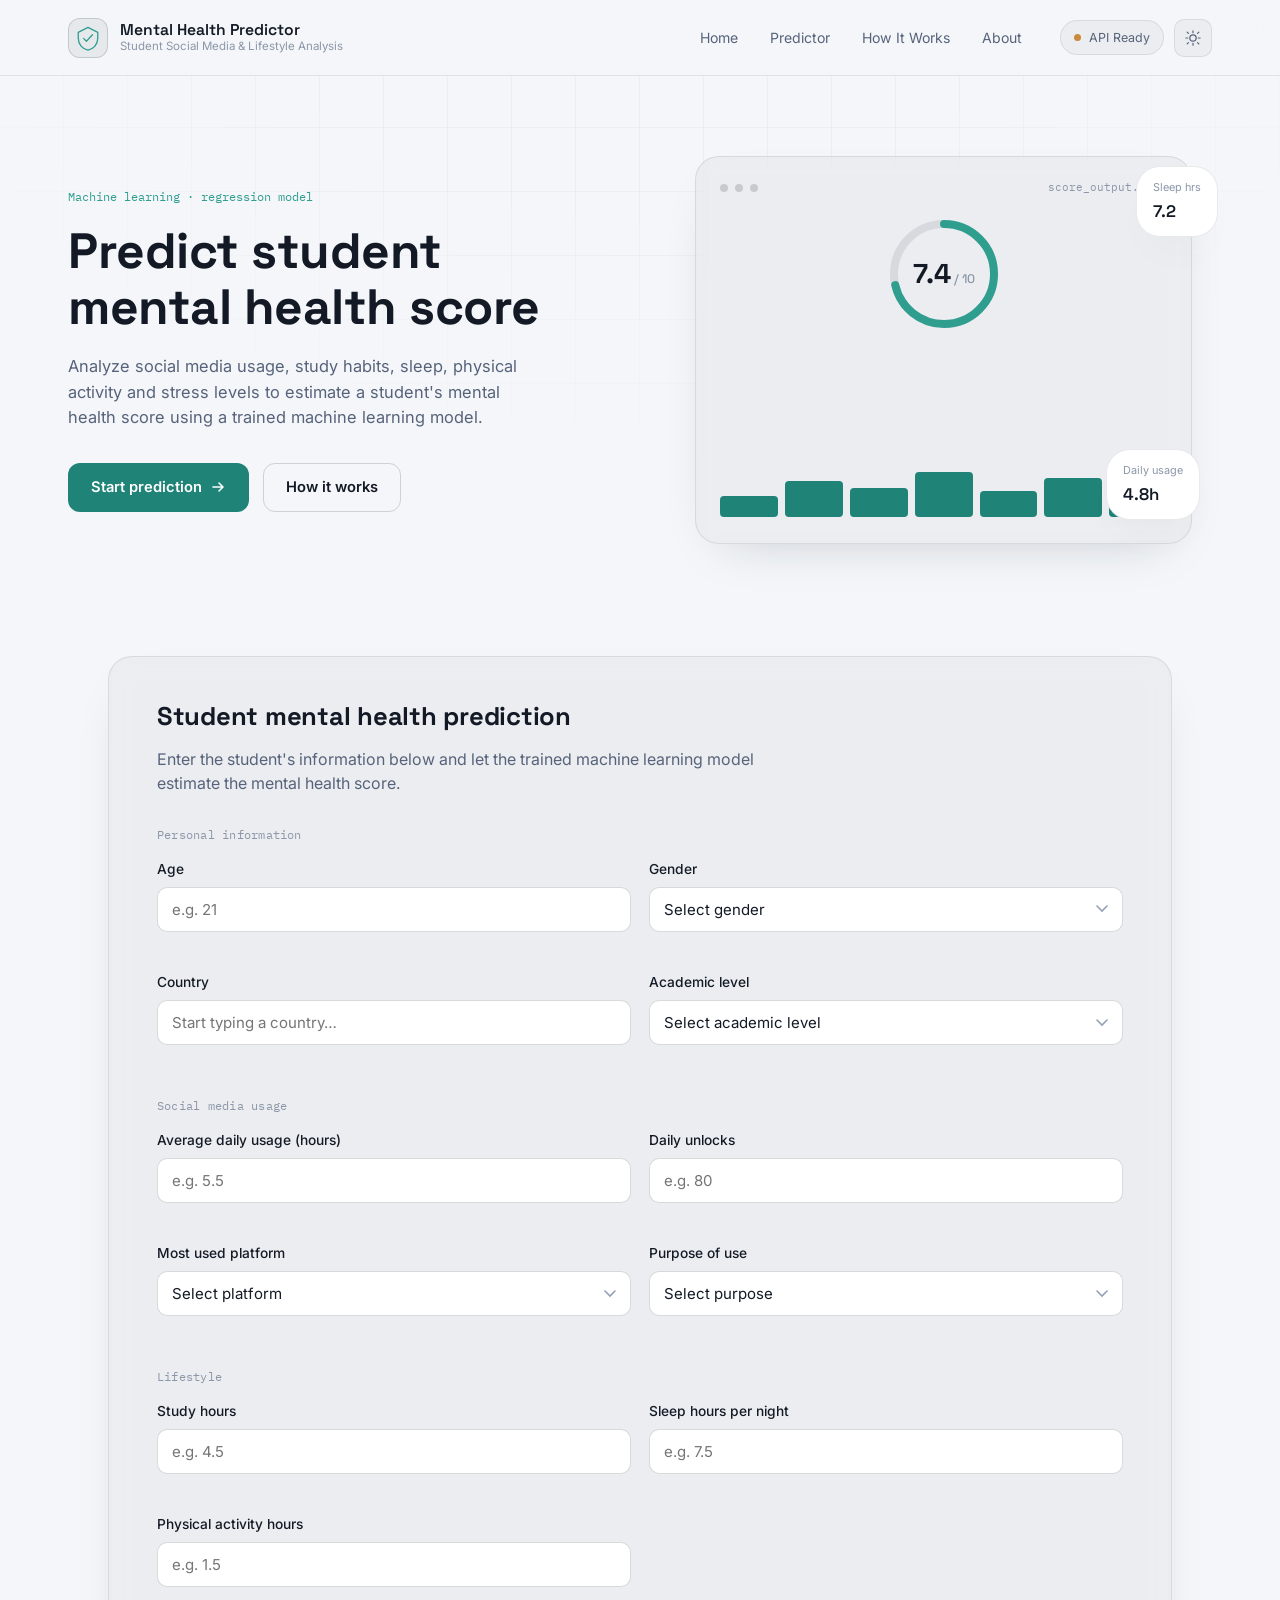
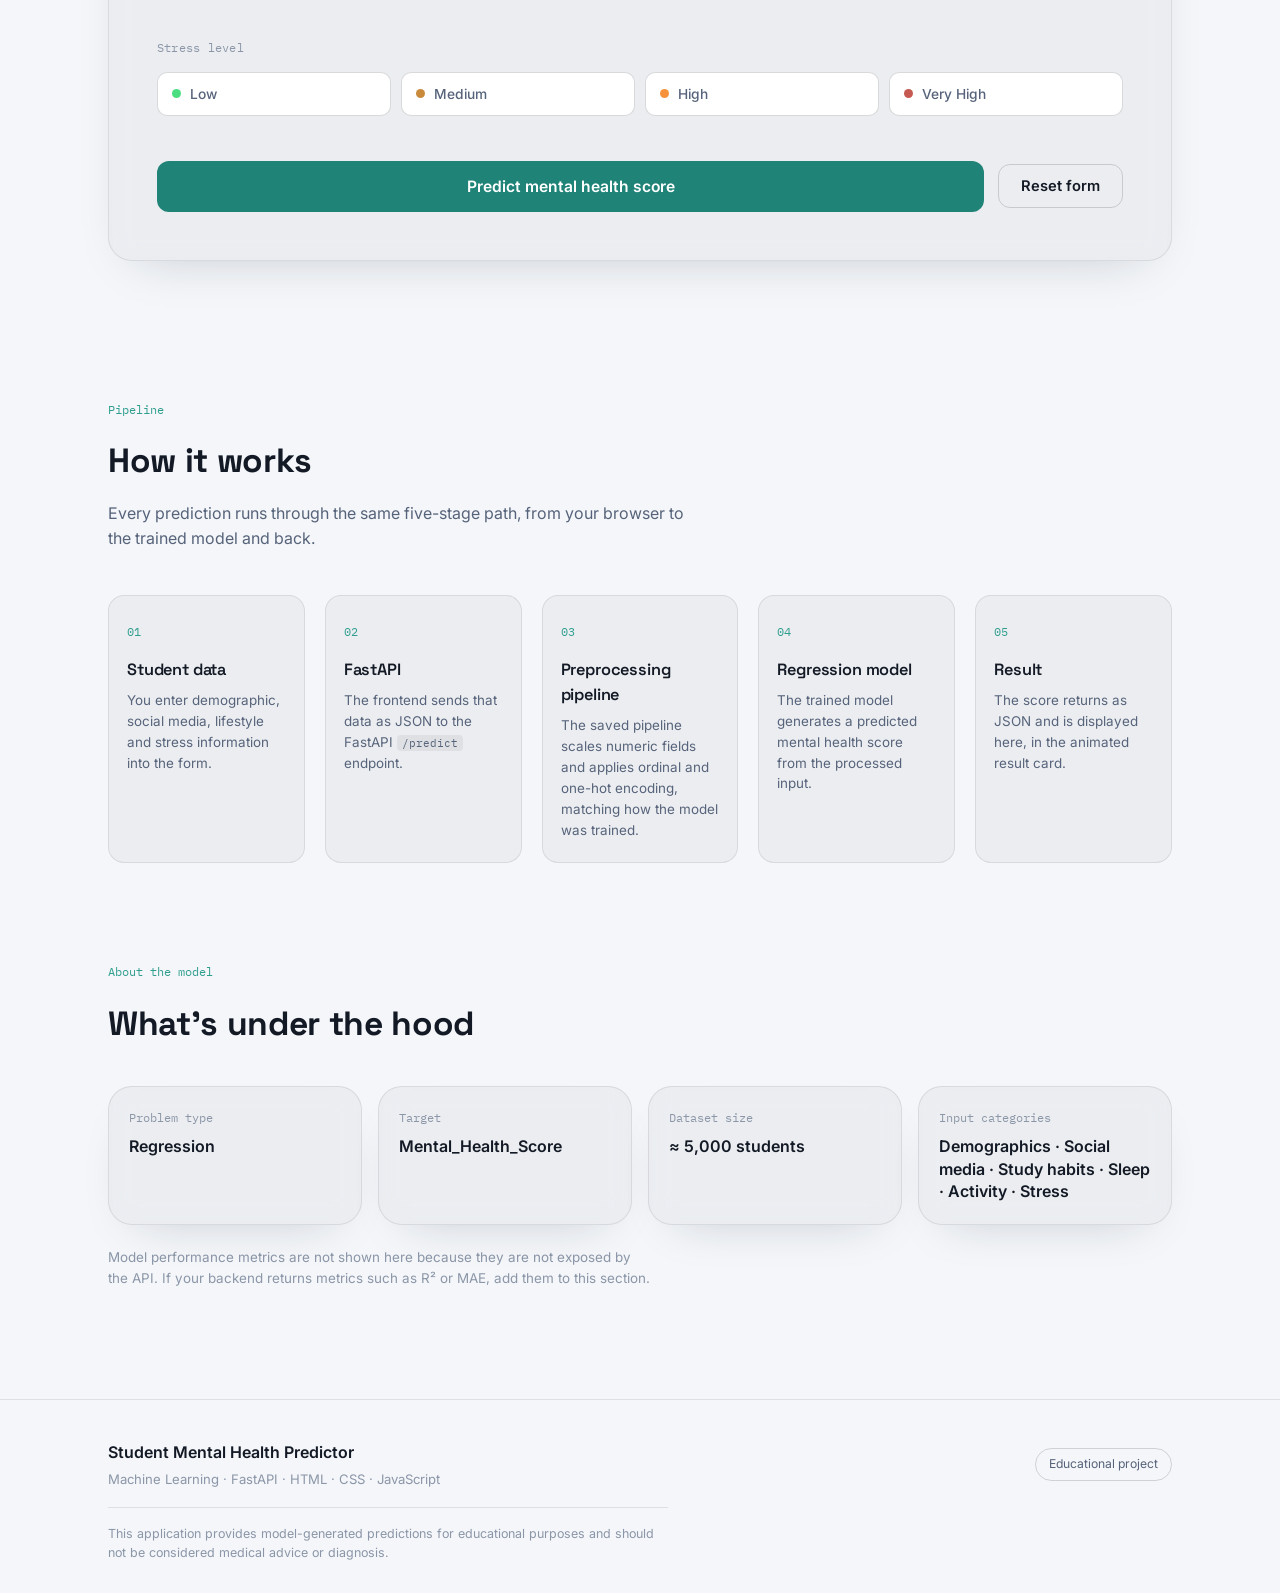
<file: index.html>
<!DOCTYPE html>
<html lang="en">
<head>
<meta charset="UTF-8" />
<meta name="viewport" content="width=device-width, initial-scale=1.0" />
<title>Mental Health Predictor — Student Social Media &amp; Lifestyle Analysis</title>
<meta name="description" content="Estimate a student's mental health score from social media usage, study habits, sleep, activity and stress using a trained machine learning model." />
<link rel="preconnect" href="https://fonts.googleapis.com">
<link rel="preconnect" href="https://fonts.gstatic.com" crossorigin>
<link href="https://fonts.googleapis.com/css2?family=Space+Grotesk:wght@500;600;700&family=Inter:wght@400;500;600;700&family=IBM+Plex+Mono:wght@500&display=swap" rel="stylesheet">
<link rel="stylesheet" href="style.css" />
</head>
<body>

<!-- Background grid / glow decoration -->
<div class="bg-decor" aria-hidden="true">
  <div class="bg-grid"></div>
  <div class="bg-glow bg-glow--teal"></div>
  <div class="bg-glow bg-glow--indigo"></div>
</div>

<!-- ============ HEADER ============ -->
<header class="site-header" id="top">
  <div class="header-inner">
    <a href="#top" class="brand" aria-label="Mental Health Predictor home">
      <span class="brand-mark" aria-hidden="true">
        <svg viewBox="0 0 32 32" width="26" height="26" fill="none">
          <path d="M16 3 4 9v7c0 8 5.2 13.6 12 15 6.8-1.4 12-7 12-15V9L16 3Z" stroke="currentColor" stroke-width="1.6" stroke-linejoin="round"/>
          <path d="M10.5 16.5 14 20l7.5-8" stroke="currentColor" stroke-width="1.6" stroke-linecap="round" stroke-linejoin="round"/>
        </svg>
      </span>
      <span class="brand-text">
        <span class="brand-title">Mental Health Predictor</span>
        <span class="brand-subtitle">Student Social Media &amp; Lifestyle Analysis</span>
      </span>
    </a>

    <nav class="main-nav" id="main-nav" aria-label="Primary">
      <a href="#top" class="nav-link">Home</a>
      <a href="#predictor" class="nav-link">Predictor</a>
      <a href="#how-it-works" class="nav-link">How It Works</a>
      <a href="#about" class="nav-link">About</a>
    </nav>

    <div class="header-actions">
      <div class="api-status" id="apiStatus" role="status" aria-live="polite">
        <span class="api-status-dot" id="apiStatusDot" aria-hidden="true"></span>
        <span class="api-status-text" id="apiStatusText">Checking API…</span>
      </div>
      <button class="theme-toggle" id="themeToggle" type="button" aria-label="Switch to light theme" aria-pressed="false">
        <svg class="icon-moon" width="18" height="18" viewBox="0 0 24 24" fill="none" aria-hidden="true"><path d="M20 14.5A8.5 8.5 0 0 1 9.5 4a8.5 8.5 0 1 0 10.5 10.5Z" stroke="currentColor" stroke-width="1.6" stroke-linejoin="round"/></svg>
        <svg class="icon-sun" width="18" height="18" viewBox="0 0 24 24" fill="none" aria-hidden="true"><circle cx="12" cy="12" r="4.2" stroke="currentColor" stroke-width="1.6"/><path d="M12 2.5v2.4M12 19.1v2.4M4.2 4.2l1.7 1.7M18.1 18.1l1.7 1.7M2.5 12h2.4M19.1 12h2.4M4.2 19.8l1.7-1.7M18.1 5.9l1.7-1.7" stroke="currentColor" stroke-width="1.6" stroke-linecap="round"/></svg>
      </button>
      <button class="hamburger" id="hamburgerBtn" type="button" aria-label="Open menu" aria-expanded="false" aria-controls="main-nav">
        <span></span><span></span><span></span>
      </button>
    </div>
  </div>
</header>

<main>

  <!-- ============ HERO ============ -->
  <section class="hero" id="hero">
    <div class="hero-inner">
      <div class="hero-copy">
        <p class="eyebrow">Machine learning · regression model</p>
        <h1 class="hero-title">Predict student mental health score</h1>
        <p class="hero-text">Analyze social media usage, study habits, sleep, physical activity and stress levels to estimate a student's mental health score using a trained machine learning model.</p>
        <div class="hero-actions">
          <a href="#predictor" class="btn btn-primary" data-scroll>
            Start prediction
            <svg width="16" height="16" viewBox="0 0 16 16" fill="none" aria-hidden="true"><path d="M3 8h10M9 4l4 4-4 4" stroke="currentColor" stroke-width="1.6" stroke-linecap="round" stroke-linejoin="round"/></svg>
          </a>
          <a href="#how-it-works" class="btn btn-ghost" data-scroll>How it works</a>
        </div>
      </div>

      <div class="hero-visual" aria-hidden="true">
        <div class="dash-card dash-card--main">
          <div class="dash-card-head">
            <span class="dash-dot"></span>
            <span class="dash-dot"></span>
            <span class="dash-dot"></span>
            <span class="dash-card-label">score_output.json</span>
          </div>
          <div class="dash-score">
            <svg class="dash-ring" viewBox="0 0 120 120" width="120" height="120">
              <circle cx="60" cy="60" r="50" class="dash-ring-track"/>
              <circle cx="60" cy="60" r="50" class="dash-ring-fill" id="heroRing"/>
            </svg>
            <div class="dash-score-value">
              <span id="heroScoreNum">7.4</span>
              <small>/ 10</small>
            </div>
          </div>
          <div class="dash-bars">
            <span style="--h:38%"></span>
            <span style="--h:64%"></span>
            <span style="--h:52%"></span>
            <span style="--h:80%"></span>
            <span style="--h:46%"></span>
            <span style="--h:70%"></span>
            <span style="--h:58%"></span>
          </div>
        </div>
        <div class="dash-card dash-card--float dash-card--sleep">
          <span class="dash-float-label">Sleep hrs</span>
          <span class="dash-float-value">7.2</span>
        </div>
        <div class="dash-card dash-card--float dash-card--usage">
          <span class="dash-float-label">Daily usage</span>
          <span class="dash-float-value">4.8h</span>
        </div>
      </div>
    </div>
  </section>

  <!-- ============ PREDICTOR ============ -->
  <section class="predictor" id="predictor">
    <div class="section-inner">
      <div class="predictor-card glass-card">
        <div class="predictor-head">
          <h2>Student mental health prediction</h2>
          <p>Enter the student's information below and let the trained machine learning model estimate the mental health score.</p>
        </div>

        <form id="predictForm" novalidate>

          <!-- PERSONAL INFORMATION -->
          <fieldset class="form-group">
            <legend>Personal information</legend>
            <div class="field-grid">

              <div class="field">
                <label for="age">Age</label>
                <input type="number" id="age" name="Age" min="1" max="120" step="1" inputmode="numeric" placeholder="e.g. 21" required aria-describedby="err-age" />
                <p class="field-error" id="err-age" role="alert"></p>
              </div>

              <div class="field">
                <label for="gender">Gender</label>
                <select id="gender" name="Gender" required aria-describedby="err-gender">
                  <option value="" disabled selected>Select gender</option>
                  <option value="Male">Male</option>
                  <option value="Female">Female</option>
                  <option value="Other">Other</option>
                </select>
                <p class="field-error" id="err-gender" role="alert"></p>
              </div>

              <div class="field">
                <label for="country">Country</label>
                <input list="countryList" id="country" name="Country" placeholder="Start typing a country…" autocomplete="off" required aria-describedby="err-country" />
                <datalist id="countryList"></datalist>
                <p class="field-error" id="err-country" role="alert"></p>
              </div>

              <div class="field">
                <label for="academicLevel">Academic level</label>
                <select id="academicLevel" name="Academic_Level" required aria-describedby="err-academicLevel">
                  <option value="" disabled selected>Select academic level</option>
                  <option value="High School">High School</option>
                  <option value="Undergraduate">Undergraduate</option>
                  <option value="Graduate">Graduate</option>
                </select>
                <p class="field-error" id="err-academicLevel" role="alert"></p>
              </div>

            </div>
          </fieldset>

          <!-- SOCIAL MEDIA USAGE -->
          <fieldset class="form-group">
            <legend>Social media usage</legend>
            <div class="field-grid">

              <div class="field">
                <label for="avgUsage">Average daily usage (hours)</label>
                <input type="number" id="avgUsage" name="Avg_Daily_Usage_Hours" min="0" max="24" step="0.1" placeholder="e.g. 5.5" required aria-describedby="err-avgUsage" />
                <p class="field-error" id="err-avgUsage" role="alert"></p>
              </div>

              <div class="field">
                <label for="dailyUnlocks">Daily unlocks</label>
                <input type="number" id="dailyUnlocks" name="Daily_Unlocks" min="0" max="500" step="1" placeholder="e.g. 80" required aria-describedby="err-dailyUnlocks" />
                <p class="field-error" id="err-dailyUnlocks" role="alert"></p>
              </div>

              <div class="field">
                <label for="platform">Most used platform</label>
                <select id="platform" name="Most_Used_Platform" required aria-describedby="err-platform">
                  <option value="" disabled selected>Select platform</option>
                  <option value="Instagram">Instagram</option>
                  <option value="TikTok">TikTok</option>
                  <option value="YouTube">YouTube</option>
                  <option value="Facebook">Facebook</option>
                  <option value="Snapchat">Snapchat</option>
                  <option value="Twitter/X">Twitter/X</option>
                  <option value="WhatsApp">WhatsApp</option>
                  <option value="Other">Other</option>
                </select>
                <p class="field-error" id="err-platform" role="alert"></p>
              </div>

              <div class="field">
                <label for="purpose">Purpose of use</label>
                <select id="purpose" name="Purpose_Of_Use" required aria-describedby="err-purpose">
                  <option value="" disabled selected>Select purpose</option>
                  <option value="Entertainment">Entertainment</option>
                  <option value="Education">Education</option>
                  <option value="Social Interaction">Social Interaction</option>
                  <option value="News">News</option>
                  <option value="Work">Work</option>
                  <option value="Other">Other</option>
                </select>
                <p class="field-error" id="err-purpose" role="alert"></p>
              </div>

            </div>
          </fieldset>

          <!-- LIFESTYLE -->
          <fieldset class="form-group">
            <legend>Lifestyle</legend>
            <div class="field-grid">

              <div class="field">
                <label for="studyHours">Study hours</label>
                <input type="number" id="studyHours" name="Study_Hours" min="0" max="24" step="0.1" placeholder="e.g. 4.5" required aria-describedby="err-studyHours" />
                <p class="field-error" id="err-studyHours" role="alert"></p>
              </div>

              <div class="field">
                <label for="sleepHours">Sleep hours per night</label>
                <input type="number" id="sleepHours" name="Sleep_Hours_Per_Night" min="0" max="24" step="0.1" placeholder="e.g. 7.5" required aria-describedby="err-sleepHours" />
                <p class="field-error" id="err-sleepHours" role="alert"></p>
              </div>

              <div class="field">
                <label for="activityHours">Physical activity hours</label>
                <input type="number" id="activityHours" name="Physical_Activity_Hours" min="0" max="24" step="0.1" placeholder="e.g. 1.5" required aria-describedby="err-activityHours" />
                <p class="field-error" id="err-activityHours" role="alert"></p>
              </div>

            </div>
          </fieldset>

          <!-- STRESS LEVEL -->
          <fieldset class="form-group">
            <legend>Stress level</legend>
            <div class="stress-selector" id="stressSelector" role="radiogroup" aria-describedby="err-stress">
              <button type="button" class="stress-option" data-value="Low" role="radio" aria-checked="false">
                <span class="stress-swatch"></span>Low
              </button>
              <button type="button" class="stress-option" data-value="Medium" role="radio" aria-checked="false">
                <span class="stress-swatch"></span>Medium
              </button>
              <button type="button" class="stress-option" data-value="High" role="radio" aria-checked="false">
                <span class="stress-swatch"></span>High
              </button>
              <button type="button" class="stress-option" data-value="Very High" role="radio" aria-checked="false">
                <span class="stress-swatch"></span>Very High
              </button>
            </div>
            <input type="hidden" id="stressLevel" name="Stress_Level" required />
            <p class="field-error" id="err-stress" role="alert"></p>
          </fieldset>

          <div class="form-actions">
            <button type="submit" class="btn btn-primary btn-large" id="predictBtn">
              <span class="btn-label">Predict mental health score</span>
              <span class="btn-spinner" aria-hidden="true"></span>
            </button>
            <button type="button" class="btn btn-ghost" id="resetBtn">Reset form</button>
          </div>

          <p class="api-error-banner" id="apiErrorBanner" role="alert" hidden></p>
        </form>

        <!-- RESULT CARD -->
        <div class="result-card" id="resultCard" hidden aria-live="polite">
          <p class="result-label">Prediction result</p>
          <div class="result-meter">
            <svg viewBox="0 0 160 160" width="160" height="160">
              <circle cx="80" cy="80" r="68" class="result-ring-track"/>
              <circle cx="80" cy="80" r="68" class="result-ring-fill" id="resultRing"/>
            </svg>
            <div class="result-value">
              <span id="resultNumber">0.0</span>
              <small>/ 10</small>
            </div>
          </div>
          <p class="result-title">Mental health score</p>
          <span class="result-tag" id="resultTag"></span>
          <p class="result-quote" id="resultQuote"></p>
          <p class="result-note" id="resultNote">Prediction generated successfully.</p>
          <p class="disclaimer">This prediction is generated by a machine learning model for educational/project purposes. It is not a medical diagnosis or professional mental-health assessment.</p>
        </div>

      </div>
    </div>
  </section>

  <!-- ============ HOW IT WORKS ============ -->
  <section class="how-it-works" id="how-it-works">
    <div class="section-inner">
      <p class="eyebrow">Pipeline</p>
      <h2 class="section-title">How it works</h2>
      <p class="section-lead">Every prediction runs through the same five-stage path, from your browser to the trained model and back.</p>

      <ol class="pipeline">
        <li class="pipeline-step">
          <span class="pipeline-index">01</span>
          <h3>Student data</h3>
          <p>You enter demographic, social media, lifestyle and stress information into the form.</p>
        </li>
        <li class="pipeline-step">
          <span class="pipeline-index">02</span>
          <h3>FastAPI</h3>
          <p>The frontend sends that data as JSON to the FastAPI <code>/predict</code> endpoint.</p>
        </li>
        <li class="pipeline-step">
          <span class="pipeline-index">03</span>
          <h3>Preprocessing pipeline</h3>
          <p>The saved pipeline scales numeric fields and applies ordinal and one-hot encoding, matching how the model was trained.</p>
        </li>
        <li class="pipeline-step">
          <span class="pipeline-index">04</span>
          <h3>Regression model</h3>
          <p>The trained model generates a predicted mental health score from the processed input.</p>
        </li>
        <li class="pipeline-step">
          <span class="pipeline-index">05</span>
          <h3>Result</h3>
          <p>The score returns as JSON and is displayed here, in the animated result card.</p>
        </li>
      </ol>
    </div>
  </section>

  <!-- ============ ABOUT / MODEL INFO ============ -->
  <section class="about" id="about">
    <div class="section-inner">
      <p class="eyebrow">About the model</p>
      <h2 class="section-title">What's under the hood</h2>

      <div class="about-grid">
        <div class="about-card glass-card">
          <span class="about-card-label">Problem type</span>
          <span class="about-card-value">Regression</span>
        </div>
        <div class="about-card glass-card">
          <span class="about-card-label">Target</span>
          <span class="about-card-value">Mental_Health_Score</span>
        </div>
        <div class="about-card glass-card">
          <span class="about-card-label">Dataset size</span>
          <span class="about-card-value">≈ 5,000 students</span>
        </div>
        <div class="about-card glass-card">
          <span class="about-card-label">Input categories</span>
          <span class="about-card-value">Demographics · Social media · Study habits · Sleep · Activity · Stress</span>
        </div>
      </div>

      <p class="about-note">Model performance metrics are not shown here because they are not exposed by the API. If your backend returns metrics such as R² or MAE, add them to this section.</p>
    </div>
  </section>

</main>

<!-- ============ FOOTER ============ -->
<footer class="site-footer">
  <div class="section-inner footer-inner">
    <div>
      <p class="footer-title">Student Mental Health Predictor</p>
      <p class="footer-stack">Machine Learning · FastAPI · HTML · CSS · JavaScript</p>
    </div>
    <span class="footer-badge">Educational project</span>
  </div>
  <div class="section-inner">
    <p class="footer-disclaimer">This application provides model-generated predictions for educational purposes and should not be considered medical advice or diagnosis.</p>
  </div>
</footer>

<script src="script.js"></script>
</body>
</html>
</file>
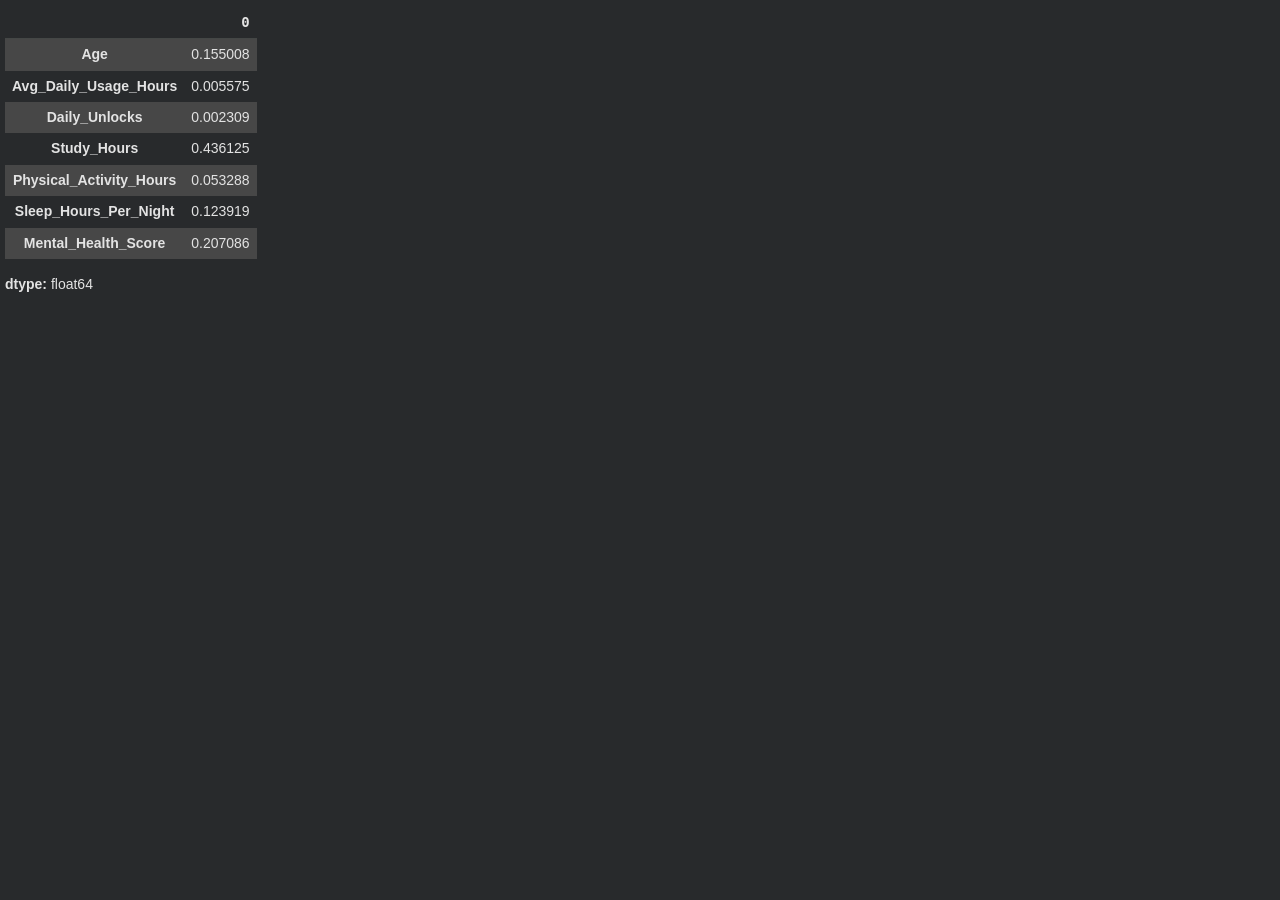
<file: ML_Project_Major.ipynb - Colab_files/outputframe(21).html>
<!DOCTYPE html>
<!-- saved from url=(0134)https://0j0b92ico2in-496ff2e9c6d22116-0-colab.googleusercontent.com/outputframe.html?vrz=colab-external_20260818-060047_RC00_966518353 -->
<html theme="dark" editor="Default Dark" style="overflow-y: hidden;"><head><meta http-equiv="Content-Type" content="text/html; charset=UTF-8">
<script>
  // Avoid arrow function syntax to stay ES5 compatible for the sake of googlebot.
  window.addEventListener("message", function (message) {
    if (message.source != window.parent) {
      return;
    }
    if (message.data.sandboxed_iframe_evaluation) {
      // Message is available in scope so evaluated script can get params from
      // it.
      window.currentMessage = message;
      eval.call(null, message.data.sandboxed_iframe_evaluation);
      delete window.currentMessage;
    }
  });
</script>
<style>html{--colab-primary-color:#0b57d0;--colab-primary-text-color:#1f1f1f;--colab-primary-text-color-rgb:31,31,31;--colab-secondary-text-color:#444746;--colab-primary-surface-color:#fff;--colab-secondary-surface-color:#f2f2f2;--colab-border-color:#c4c7c5;--colab-bold-border-color:#747775;--ansi-black:#000;--ansi-red:#8b0000;--ansi-green:#006400;--ansi-yellow:#cdcd00;--ansi-blue:#00e;--ansi-magenta:#cd00cd;--ansi-cyan:#4682b4;--ansi-gray:#e5e5e5;--ansi-bright-black:#7f7f7f;--ansi-bright-red:red;--ansi-bright-green:#00d000;--ansi-bright-yellow:#ff0;--ansi-bright-blue:#5c5cff;--ansi-bright-magenta:#f0f;--ansi-bright-cyan:#0ff;--ansi-bright-gray:#fff;--colab-anchor-color:var(--colab-primary-color);--colab-highlighted-surface-color:rgba(var(--colab-primary-text-color-rgb),0.08);--colab-icon-color:var(--colab-secondary-text-color);--colab-scrollbar-color:rgba(var(--colab-primary-text-color-rgb),0.24);--colab-scrollbar-hover-color:rgba(var(--colab-primary-text-color-rgb),0.48);--colab-scrollbar-active-color:rgba(var(--colab-primary-text-color-rgb),0.48);--colab-code-font-family:monospace;--colab-chrome-font-family:"Google Sans Text","Google Sans","Noto",sans-serif;--colab-chrome-font-size:14px}html[theme=dark]{--colab-primary-color:#a8c7fa;--colab-primary-text-color:#e3e3e3;--colab-primary-text-color-rgb:227,227,227;--colab-secondary-text-color:#c4c7c5;--colab-primary-surface-color:#282a2c;--colab-secondary-surface-color:#474747;--colab-border-color:#444746;--colab-bold-border-color:#8e918f;--ansi-black:#3f3f3f;--ansi-red:#ff7a88;--ansi-green:#57bb8a;--ansi-yellow:#ff6;--ansi-blue:#82b1ff;--ansi-magenta:#cd00cd;--ansi-cyan:#99bbd7;--ansi-gray:#e5e5e5;--ansi-bright-green:#0f0}html[theme=dark].embedded{--colab-secondary-surface-color:#202124;--colab-highlighted-surface-color:#202124;--colab-border-color:#3c4043}html[editor=Synthwave84]{--colab-anchor-color:#f97e72;--colab-primary-surface-color:#262335;--colab-secondary-surface-color:#49549539;--colab-highlighted-surface-color:#37294d99;--colab-border-color:#7059ab66;--ansi-red:#fe4450;--ansi-green:#72f1b8;--ansi-yellow:#f97e72;--ansi-blue:#03edf9;--ansi-magenta:#ff7edb;--ansi-cyan:#03edf9;--ansi-bright-red:#fe4450;--ansi-bright-green:#72f1b8;--ansi-bright-yellow:#fede5d;--ansi-bright-blue:#03edf9;--ansi-bright-magenta:#ff7edb;--ansi-bright-cyan:#03edf9}html{overflow-y:hidden}body{background:var(--colab-primary-surface-color);color:var(--colab-primary-text-color);font-family:var(--colab-chrome-font-family);font-size:var(--colab-chrome-font-size);line-height:1.24;font-weight:400;padding:7px 0 10px 5px;margin:0}h1,h2,h3,h4,h5,h6{color:var(--colab-primary-text-color);font-family:var(--colab-chrome-font-family);font-weight:700;margin-bottom:4px}p,ul{margin-bottom:6px;margin-top:6px}pre{margin-bottom:0;margin-top:0}a{color:var(--colab-anchor-color)}div.output_text,div.output_text pre,div.stream{display:inline}.execute_result>pre{display:block}.output_latex,.output_markdown{max-width:1016px}.output_markdown table,table.dataframe{border-collapse:collapse;border-spacing:0;border:none;table-layout:fixed}.output_markdown table thead,table.dataframe thead{border-bottom:1px solid var(--colab-border-color);font-family:var(--colab-code-font-family);text-align:right}.output_markdown table td,.output_markdown table th,.output_markdown table tr,table.dataframe td,table.dataframe th,table.dataframe tr{border:none;padding:.5em;white-space:normal}.output_markdown table th,table.dataframe th{font-weight:700}.output_markdown table th.col_heading,table.dataframe th.col_heading{text-align:right}.output_markdown table tbody tr:nth-child(odd),table.dataframe tbody tr:nth-child(odd){background:var(--colab-secondary-surface-color)}.output_markdown table tbody tr:hover,.output_markdown table tbody tr:nth-child(odd):hover,table.dataframe tbody tr:hover,table.dataframe tbody tr:nth-child(odd):hover{background-color:var(--colab-highlighted-surface-color)}.output_markdown table td,table.dataframe td{text-align:right}table.dataTable input.text_filter{width:95%}.output_markdown table th,table.dataTable th{text-align:left}.output_image>img{background-color:#fff;max-width:100%;vertical-align:bottom}.output_image>img.unconstrained{max-width:unset}.ansibold{font-weight:700}.ansiblack{color:#000}.ansired{color:darkred}.ansigreen{color:#006400}.ansiyellow{color:brown}.ansiblue{color:#00008b}.ansipurple{color:#9400d3}.ansicyan{color:#4682b4}.ansigray{color:gray}.ansibgblack{background-color:#000}.ansibgred{background-color:red}.ansibggreen{background-color:green}.ansibgyellow{background-color:#ff0}.ansibgblue{background-color:blue}.ansibgpurple{background-color:#f0f}.ansibgcyan{background-color:cyan}.ansibggray{background-color:gray}.output-error span{font-weight:400!important}.output-error pre{white-space:pre-wrap}.display_data .output_text pre,.execute_result .output_text pre{white-space:pre-wrap}input.raw_input{font-family:var(--colab-code-font-family);width:90%}input{background:var(--colab-primary-surface-color);border:1px solid var(--colab-bold-border-color);color:var(--colab-primary-text-color)}#output-area{display:flow-root}#output-area button.colab{background-color:var(--colab-secondary-surface-color);border:0;box-shadow:0 1px 3px 1px rgba(0,0,0,.15),0 1px 2px 0 rgba(0,0,0,.3);color:var(--colab-primary-text-color);font-family:var(--colab-chrome-font-family);font-size:11px;margin:0 4px 10px;padding:6px;text-transform:uppercase;-webkit-user-select:none;-moz-user-select:none;-ms-user-select:none;user-select:none}#output-area button.colab:hover{background-color:var(--colab-highlighted-surface-color);cursor:pointer}#output-area .output-error button.error-details{background-color:#42a5f5;color:#fff}#output-area .output-error button.error-details:hover{background-color:#2196f3}#output-area .stdin-widget{-webkit-box-align:center;-webkit-align-items:center;-moz-box-align:center;-ms-flex-align:center;align-items:center;display:inline;font-family:var(--colab-code-font-family);margin-right:10px;margin-top:10px;min-width:250px;padding:1px}#output-area .stdin-widget-hidden{visibility:hidden}.error .collapsed .extraneous{display:none}.error .error-expander{-webkit-box-align:center;-webkit-align-items:center;-moz-box-align:center;-ms-flex-align:center;align-items:center;cursor:pointer;display:-webkit-box;display:-webkit-flex;display:-moz-box;display:-ms-flexbox;display:flex}.error .error-expander hr{border:0;border-top:1px solid var(--colab-bold-border-color);-webkit-box-flex:1;-webkit-flex-grow:1;-moz-box-flex:1;-ms-flex-positive:1;flex-grow:1;height:1px;margin:0 10px;padding:0}.error .error-expander hr:first-child{max-width:240px}.error .error-expander svg{fill:var(--colab-icon-color);height:24px;stroke:var(--colab-icon-color);width:24px}.lm-Widget.lm-mod-hidden{display:none!important}audio:focus{outline:none}::-webkit-scrollbar{height:12px;width:12px}::-webkit-scrollbar-button{height:0;width:0}::-webkit-scrollbar-corner{background:transparent}::-webkit-scrollbar-thumb{background-clip:content-box;background-color:var(--colab-scrollbar-color);border:2px solid transparent;border-radius:8px;min-height:28px;min-width:28px}::-webkit-scrollbar-thumb:hover{background-color:var(--colab-scrollbar-hover-color)}::-webkit-scrollbar-thumb:active{background-color:var(--colab-scrollbar-active-color)}@supports not (selector(::-webkit-scrollbar)){*{scrollbar-color:var(--colab-scrollbar-color) transparent}}.string-repr{display:inline}.string-repr .quote{opacity:75%;-webkit-user-select:none;-moz-user-select:none;-ms-user-select:none;user-select:none}.string-repr pre{display:inline;white-space:pre-wrap;word-break:break-all}.string-repr button{color:var(--colab-primary-text-color);cursor:pointer;border:1px solid #767676;border-radius:2px;outline:none}.string-repr button.copy{background:transparent;border:none;margin-left:4px;opacity:0;padding:0;stroke:var(--colab-primary-text-color);-webkit-transition:opacity .2s;transition:opacity .2s}.string-repr button.copy svg{width:14px}.string-repr.hover button.copy,.string-repr:hover button.copy{opacity:1}.string-repr button.more{background-color:transparent;border-color:transparent;display:none;padding:0;-webkit-transition:background-color .2s,border-color .2s;transition:background-color .2s,border-color .2s}.string-repr.large button.more{display:inline}.string-repr.large.truncated button .collapse{display:none}.string-repr.large button .expand{display:none}.string-repr.large.truncated button .expand{display:inline}.string-repr.hover button.more,.string-repr:hover button.more{border-color:#767676}
/*# sourceMappingURL=outputframe.css.map */
//@ sourceURL=https://ssl.gstatic.com/colaboratory-static/common/41ac16a8dd4f723082688d8aa6e50e7a/outputframe.css</style><!--<base href="https://localhost:8080/">--><base href="."></head><body><div id="output-area"><span id="output-header"> </span><div id="output-body"><div class="execute_result output-id-1"><div class="output_subarea output_html rendered_html"><div>
<style scoped="">
    .dataframe tbody tr th:only-of-type {
        vertical-align: middle;
    }

    .dataframe tbody tr th {
        vertical-align: top;
    }

    .dataframe thead th {
        text-align: right;
    }
</style>
<table border="1" class="dataframe">
  <thead>
    <tr style="text-align: right;">
      <th></th>
      <th>0</th>
    </tr>
  </thead>
  <tbody>
    <tr>
      <th>Age</th>
      <td>0.155008</td>
    </tr>
    <tr>
      <th>Avg_Daily_Usage_Hours</th>
      <td>0.005575</td>
    </tr>
    <tr>
      <th>Daily_Unlocks</th>
      <td>0.002309</td>
    </tr>
    <tr>
      <th>Study_Hours</th>
      <td>0.436125</td>
    </tr>
    <tr>
      <th>Physical_Activity_Hours</th>
      <td>0.053288</td>
    </tr>
    <tr>
      <th>Sleep_Hours_Per_Night</th>
      <td>0.123919</td>
    </tr>
    <tr>
      <th>Mental_Health_Score</th>
      <td>0.207086</td>
    </tr>
  </tbody>
</table>
</div><br><label><b>dtype:</b> float64</label></div></div></div><span id="output-footer"></span></div></body></html>
</file>
<file: style.css>
/* ==========================================================================
   Student Mental Health Predictor — Stylesheet
   Design tokens live on :root / [data-theme="light"] so the whole palette
   can be retuned from one place.
   ========================================================================== */

:root {
  /* --- Color tokens (dark, default) --- */
  --bg: #080b12;
  --bg-elevated: #0d121c;
  --surface: rgba(255, 255, 255, 0.045);
  --surface-strong: rgba(255, 255, 255, 0.07);
  --border: rgba(255, 255, 255, 0.09);
  --border-strong: rgba(255, 255, 255, 0.16);

  --text: #e9eef5;
  --text-muted: #93a0b3;
  --text-faint: #5c6b80;

  --teal: #2f9e8f;
  --teal-strong: #1f8377;
  --amber: #c98a3c;
  --red: #c65a52;

  --shadow-soft: 0 20px 50px -25px rgba(0, 0, 0, 0.6);

  --radius-sm: 10px;
  --radius-md: 16px;
  --radius-lg: 24px;

  --font-display: 'Space Grotesk', 'Inter', sans-serif;
  --font-body: 'Inter', sans-serif;
  --font-mono: 'IBM Plex Mono', monospace;

  --header-h: 76px;
  --transition-fast: 160ms ease;
  --transition-med: 320ms cubic-bezier(0.22, 1, 0.36, 1);
}

:root[data-theme="light"] {
  --bg: #f4f6f9;
  --bg-elevated: #ffffff;
  --surface: rgba(13, 20, 33, 0.035);
  --surface-strong: rgba(13, 20, 33, 0.055);
  --border: rgba(13, 20, 33, 0.09);
  --border-strong: rgba(13, 20, 33, 0.16);

  --text: #131a26;
  --text-muted: #56637a;
  --text-faint: #8b96a8;

  --shadow-soft: 0 20px 50px -30px rgba(20, 30, 50, 0.25);
}

@media (prefers-reduced-motion: reduce) {
  *, *::before, *::after {
    animation-duration: 0.001ms !important;
    animation-iteration-count: 1 !important;
    transition-duration: 0.001ms !important;
    scroll-behavior: auto !important;
  }
}

/* --- Reset --- */
*, *::before, *::after { box-sizing: border-box; }
html { scroll-behavior: smooth; }
body {
  margin: 0;
  background: var(--bg);
  color: var(--text);
  font-family: var(--font-body);
  font-size: 16px;
  line-height: 1.55;
  -webkit-font-smoothing: antialiased;
  overflow-x: hidden;
  transition: background var(--transition-med), color var(--transition-med);
}
h1, h2, h3 { font-family: var(--font-display); margin: 0; letter-spacing: -0.01em; }
p { margin: 0; }
a { color: inherit; text-decoration: none; }
ul, ol { margin: 0; padding: 0; list-style: none; }
button { font-family: inherit; cursor: pointer; }
input, select { font-family: inherit; }
svg { display: block; }

:focus-visible {
  outline: 2px solid var(--teal);
  outline-offset: 3px;
  border-radius: 4px;
}

.section-inner {
  max-width: 1120px;
  margin: 0 auto;
  padding: 0 28px;
}

/* --- Background decoration --- */
.bg-decor {
  position: fixed;
  inset: 0;
  z-index: -1;
  overflow: hidden;
  pointer-events: none;
}
.bg-grid {
  position: absolute;
  inset: -1px;
  background-image:
    linear-gradient(var(--border) 1px, transparent 1px),
    linear-gradient(90deg, var(--border) 1px, transparent 1px);
  background-size: 64px 64px;
  opacity: 0.35;
  mask-image: radial-gradient(ellipse 70% 60% at 50% 0%, black 40%, transparent 90%);
}
.bg-glow { display: none; }

/* ==========================================================================
   Header
   ========================================================================== */
.site-header {
  position: sticky;
  top: 0;
  z-index: 50;
  height: var(--header-h);
  display: flex;
  align-items: center;
  background: color-mix(in srgb, var(--bg) 78%, transparent);
  backdrop-filter: blur(16px) saturate(140%);
  -webkit-backdrop-filter: blur(16px) saturate(140%);
  border-bottom: 1px solid var(--border);
}
.header-inner {
  width: 100%;
  max-width: 1200px;
  margin: 0 auto;
  padding: 0 28px;
  display: flex;
  align-items: center;
  gap: 24px;
}
.brand {
  display: flex;
  align-items: center;
  gap: 12px;
  margin-right: auto;
}
.brand-mark {
  display: grid;
  place-items: center;
  width: 40px;
  height: 40px;
  border-radius: 12px;
  background: var(--surface-strong);
  border: 1px solid var(--border-strong);
  color: var(--teal);
  flex-shrink: 0;
}
.brand-text { display: flex; flex-direction: column; line-height: 1.2; }
.brand-title { font-family: var(--font-display); font-weight: 600; font-size: 0.98rem; color: var(--text); }
.brand-subtitle { font-size: 0.72rem; color: var(--text-faint); }

.main-nav { display: flex; align-items: center; gap: 4px; }
.nav-link {
  padding: 9px 14px;
  border-radius: 999px;
  font-size: 0.88rem;
  color: var(--text-muted);
  transition: color var(--transition-fast), background var(--transition-fast);
}
.nav-link:hover { color: var(--text); background: var(--surface); }

.header-actions { display: flex; align-items: center; gap: 10px; }

.api-status {
  display: flex;
  align-items: center;
  gap: 8px;
  padding: 7px 13px;
  border-radius: 999px;
  border: 1px solid var(--border);
  background: var(--surface);
  font-size: 0.78rem;
  color: var(--text-muted);
  white-space: nowrap;
}
.api-status-dot {
  width: 7px;
  height: 7px;
  border-radius: 50%;
  background: var(--amber);
}
.api-status[data-state="online"] .api-status-dot { background: var(--teal); }
.api-status[data-state="offline"] .api-status-dot { background: var(--red); }

.theme-toggle, .hamburger {
  display: grid;
  place-items: center;
  width: 38px;
  height: 38px;
  border-radius: 10px;
  border: 1px solid var(--border);
  background: var(--surface);
  color: var(--text-muted);
  transition: color var(--transition-fast), background var(--transition-fast), border-color var(--transition-fast);
}
.theme-toggle:hover, .hamburger:hover { color: var(--text); background: var(--surface-strong); }
.theme-toggle .icon-sun { display: none; }
:root[data-theme="light"] .theme-toggle .icon-moon { display: none; }
:root[data-theme="light"] .theme-toggle .icon-sun { display: block; }

.hamburger { display: none; flex-direction: column; gap: 4px; }
.hamburger span { display: block; width: 16px; height: 1.6px; background: currentColor; border-radius: 2px; transition: transform var(--transition-fast), opacity var(--transition-fast); }
.hamburger[aria-expanded="true"] span:nth-child(1) { transform: translateY(5.6px) rotate(45deg); }
.hamburger[aria-expanded="true"] span:nth-child(2) { opacity: 0; }
.hamburger[aria-expanded="true"] span:nth-child(3) { transform: translateY(-5.6px) rotate(-45deg); }

/* ==========================================================================
   Buttons
   ========================================================================== */
.btn {
  display: inline-flex;
  align-items: center;
  justify-content: center;
  gap: 8px;
  padding: 12px 22px;
  border-radius: 12px;
  border: 1px solid transparent;
  font-size: 0.92rem;
  font-weight: 600;
  transition: transform var(--transition-fast), background var(--transition-fast), border-color var(--transition-fast), box-shadow var(--transition-fast);
  white-space: nowrap;
}
.btn:active { transform: scale(0.98); }
.btn-primary {
  background: var(--teal-strong);
  color: #ffffff;
  box-shadow: var(--shadow-soft);
}
.btn-primary:hover { background: var(--teal); }
.btn-primary:disabled { opacity: 0.65; cursor: not-allowed; box-shadow: none; }
.btn-ghost {
  background: transparent;
  color: var(--text);
  border-color: var(--border-strong);
}
.btn-ghost:hover { background: var(--surface); }
.btn-large { padding: 15px 28px; font-size: 0.98rem; width: 100%; }

/* ==========================================================================
   Hero
   ========================================================================== */
.hero { padding: 64px 0 96px; }
.hero-inner {
  max-width: 1200px;
  margin: 0 auto;
  padding: 0 28px;
  display: grid;
  grid-template-columns: minmax(0, 1.05fr) minmax(0, 0.95fr);
  gap: 56px;
  align-items: center;
}
.eyebrow {
  font-family: var(--font-mono);
  font-size: 0.76rem;
  color: var(--teal);
  margin-bottom: 16px;
}
.hero-title {
  font-size: clamp(2.1rem, 4vw, 3.1rem);
  font-weight: 700;
  line-height: 1.12;
  max-width: 15ch;
}
.hero-text {
  margin-top: 20px;
  color: var(--text-muted);
  font-size: 1.03rem;
  max-width: 46ch;
}
.hero-actions { display: flex; gap: 14px; margin-top: 32px; flex-wrap: wrap; }

.hero-visual { position: relative; height: 420px; }
.dash-card {
  background: var(--bg-elevated);
  border: 1px solid var(--border);
  border-radius: var(--radius-lg);
  box-shadow: var(--shadow-soft);
}
.dash-card--main {
  position: absolute;
  inset: 16px 20px 16px 0;
  padding: 22px 24px 26px;
  display: flex;
  flex-direction: column;
  backdrop-filter: blur(10px);
  background: var(--surface);
}
.dash-card-head { display: flex; align-items: center; gap: 7px; }
.dash-dot { width: 8px; height: 8px; border-radius: 50%; background: var(--border-strong); }
.dash-card-label { margin-left: auto; font-family: var(--font-mono); font-size: 0.7rem; color: var(--text-faint); }

.dash-score { display: flex; align-items: center; justify-content: center; position: relative; margin: 18px auto 6px; }
.dash-ring { transform: rotate(-90deg); }
.dash-ring-track { fill: none; stroke: var(--border); stroke-width: 8; }
.dash-ring-fill {
  fill: none;
  stroke: var(--teal);
  stroke-width: 8;
  stroke-linecap: round;
  stroke-dasharray: 314;
  stroke-dashoffset: 90;
}
.dash-score-value {
  position: absolute;
  display: flex;
  align-items: baseline;
  gap: 3px;
  font-family: var(--font-display);
  font-weight: 700;
  font-size: 1.7rem;
}
.dash-score-value small { font-size: 0.78rem; color: var(--text-faint); font-weight: 500; }

.dash-bars { display: flex; align-items: flex-end; gap: 7px; height: 56px; margin-top: auto; }
.dash-bars span {
  flex: 1;
  height: var(--h);
  border-radius: 4px;
  background: var(--teal-strong);
}

.dash-card--float {
  position: absolute;
  padding: 12px 16px;
  display: flex;
  flex-direction: column;
  gap: 2px;
  background: var(--bg-elevated);
}
.dash-float-label { font-size: 0.68rem; color: var(--text-faint); }
.dash-float-value { font-family: var(--font-display); font-weight: 600; font-size: 1.05rem; }
.dash-card--sleep { top: 26px; right: -6px; }
.dash-card--usage { bottom: 40px; right: 12px; }

/* ==========================================================================
   Glass card base
   ========================================================================== */
.glass-card {
  background: var(--surface);
  border: 1px solid var(--border);
  border-radius: var(--radius-lg);
  backdrop-filter: blur(14px);
  -webkit-backdrop-filter: blur(14px);
  box-shadow: var(--shadow-soft);
}

/* ==========================================================================
   Predictor
   ========================================================================== */
.predictor { padding: 0 0 100px; }
.predictor-card { padding: 40px clamp(20px, 4vw, 48px) 48px; }
.predictor-head { max-width: 60ch; margin-bottom: 30px; }
.predictor-head h2 { font-size: 1.6rem; font-weight: 700; }
.predictor-head p { margin-top: 10px; color: var(--text-muted); }

.form-group {
  border: 0;
  margin: 0 0 30px;
  padding: 0;
}
.form-group legend {
  font-family: var(--font-mono);
  font-size: 0.74rem;
  letter-spacing: 0.02em;
  color: var(--text-faint);
  padding: 0 0 14px;
}
.field-grid {
  display: grid;
  grid-template-columns: repeat(2, minmax(0, 1fr));
  gap: 18px;
}
.field { display: flex; flex-direction: column; gap: 7px; }
.field label { font-size: 0.86rem; font-weight: 500; color: var(--text); }
.field input, .field select {
  appearance: none;
  -webkit-appearance: none;
  padding: 12px 14px;
  border-radius: 10px;
  border: 1px solid var(--border-strong);
  background: var(--bg-elevated);
  color: var(--text);
  font-size: 0.94rem;
  transition: border-color var(--transition-fast), box-shadow var(--transition-fast);
}
.field select {
  background-image: url("data:image/svg+xml,%3Csvg xmlns='http://www.w3.org/2000/svg' width='12' height='8' viewBox='0 0 12 8'%3E%3Cpath d='M1 1l5 5 5-5' stroke='%2393a0b3' stroke-width='1.6' fill='none' stroke-linecap='round'/%3E%3C/svg%3E");
  background-repeat: no-repeat;
  background-position: right 14px center;
  padding-right: 34px;
}
.field input:focus, .field select:focus {
  outline: none;
  border-color: var(--teal);
  box-shadow: 0 0 0 3px color-mix(in srgb, var(--teal) 22%, transparent);
}
.field input:invalid[data-touched="true"], .field select:invalid[data-touched="true"] { border-color: var(--red); }
.field-error {
  min-height: 15px;
  font-size: 0.76rem;
  color: var(--red);
}

/* Stress selector */
.stress-selector {
  display: grid;
  grid-template-columns: repeat(4, minmax(0, 1fr));
  gap: 10px;
}
.stress-option {
  display: flex;
  align-items: center;
  gap: 9px;
  padding: 13px 14px;
  border-radius: 10px;
  border: 1px solid var(--border-strong);
  background: var(--bg-elevated);
  color: var(--text-muted);
  font-size: 0.86rem;
  font-weight: 500;
  transition: border-color var(--transition-fast), color var(--transition-fast), background var(--transition-fast);
}
.stress-swatch { width: 9px; height: 9px; border-radius: 50%; background: var(--border-strong); flex-shrink: 0; }
.stress-option[data-value="Low"] .stress-swatch { background: #4ade80; }
.stress-option[data-value="Medium"] .stress-swatch { background: var(--amber); }
.stress-option[data-value="High"] .stress-swatch { background: #f6923c; }
.stress-option[data-value="Very High"] .stress-swatch { background: var(--red); }
.stress-option:hover { border-color: var(--border-strong); background: var(--surface-strong); color: var(--text); }
.stress-option[aria-checked="true"] {
  border-color: var(--teal-strong);
  border-width: 2px;
  color: var(--text);
  background: color-mix(in srgb, var(--teal) 12%, var(--bg-elevated));
}

.form-actions { display: flex; gap: 14px; align-items: center; margin-top: 8px; }
.form-actions .btn-large { flex: 1; }
.form-actions .btn-ghost { flex-shrink: 0; }

.btn-spinner {
  display: none;
  width: 15px;
  height: 15px;
  border-radius: 50%;
  border: 2px solid rgba(4, 20, 26, 0.35);
  border-top-color: #04141a;
  animation: spin 0.7s linear infinite;
}
.btn-primary.is-loading .btn-spinner { display: inline-block; }
.btn-primary.is-loading .btn-label { opacity: 0.85; }
@keyframes spin { to { transform: rotate(360deg); } }

.api-error-banner {
  margin-top: 18px;
  padding: 13px 16px;
  border-radius: 10px;
  border: 1px solid color-mix(in srgb, var(--red) 40%, var(--border));
  background: color-mix(in srgb, var(--red) 10%, transparent);
  color: var(--text);
  font-size: 0.88rem;
}
.api-error-banner strong { display: block; margin-bottom: 3px; }

/* Result card */
.result-card {
  margin-top: 34px;
  padding: 36px 24px 30px;
  border-radius: var(--radius-lg);
  border: 1px solid var(--border);
  background: var(--surface-strong);
  text-align: center;
}
.result-label {
  font-family: var(--font-mono);
  font-size: 0.72rem;
  letter-spacing: 0.04em;
  color: var(--text-faint);
}
.result-meter { position: relative; display: inline-flex; align-items: center; justify-content: center; margin: 18px 0 6px; }
.result-ring-track { fill: none; stroke: var(--border); stroke-width: 10; }
.result-ring-fill {
  fill: none;
  stroke: var(--teal-strong);
  stroke-width: 10;
  stroke-linecap: round;
  stroke-dasharray: 427.3;
  stroke-dashoffset: 427.3;
  transform: rotate(-90deg);
  transform-origin: 80px 80px;
  transition: stroke-dashoffset 1.1s cubic-bezier(0.22, 1, 0.36, 1);
}
.result-value {
  position: absolute;
  display: flex;
  align-items: baseline;
  gap: 4px;
  font-family: var(--font-display);
  font-weight: 700;
  font-size: 2.4rem;
}
.result-value small { font-size: 0.95rem; color: var(--text-faint); font-weight: 500; }
.result-title { margin-top: 4px; font-weight: 600; font-size: 1.05rem; }
.result-tag {
  display: inline-block;
  margin-top: 10px;
  padding: 5px 14px;
  border-radius: 999px;
  border: 1px solid var(--border-strong);
  background: var(--bg-elevated);
  font-size: 0.76rem;
  font-weight: 600;
  color: var(--teal-strong);
}
:root[data-theme="light"] .result-tag { color: var(--teal-strong); }
.result-quote {
  margin-top: 12px;
  font-size: 0.92rem;
  font-style: italic;
  color: var(--text-muted);
  max-width: 54ch;
  margin-left: auto;
  margin-right: auto;
}
.result-note { margin-top: 6px; color: var(--text-muted); font-size: 0.88rem; }
.disclaimer {
  margin-top: 22px;
  padding-top: 18px;
  border-top: 1px solid var(--border);
  color: var(--text-faint);
  font-size: 0.78rem;
  max-width: 52ch;
  margin-left: auto;
  margin-right: auto;
}

/* ==========================================================================
   How it works
   ========================================================================== */
.how-it-works { padding: 40px 0 100px; }
.section-title { font-size: clamp(1.6rem, 3vw, 2.1rem); font-weight: 700; margin-top: 6px; }
.section-lead { margin-top: 14px; color: var(--text-muted); max-width: 60ch; }

.pipeline {
  margin-top: 44px;
  display: grid;
  grid-template-columns: repeat(5, minmax(0, 1fr));
  gap: 20px;
}
.pipeline-step {
  padding: 22px 18px;
  border-radius: var(--radius-md);
  border: 1px solid var(--border);
  background: var(--surface);
  position: relative;
}
.pipeline-index {
  font-family: var(--font-mono);
  font-size: 0.78rem;
  color: var(--teal);
}
.pipeline-step h3 { margin-top: 14px; font-size: 1.02rem; font-weight: 600; }
.pipeline-step p { margin-top: 8px; font-size: 0.84rem; color: var(--text-muted); }
.pipeline-step code {
  font-family: var(--font-mono);
  font-size: 0.82em;
  background: var(--surface-strong);
  padding: 1px 5px;
  border-radius: 4px;
}

/* ==========================================================================
   About
   ========================================================================== */
.about { padding: 0 0 110px; }
.about-grid {
  margin-top: 36px;
  display: grid;
  grid-template-columns: repeat(4, minmax(0, 1fr));
  gap: 16px;
}
.about-card { padding: 22px 20px; display: flex; flex-direction: column; gap: 8px; }
.about-card-label { font-family: var(--font-mono); font-size: 0.72rem; color: var(--text-faint); }
.about-card-value { font-weight: 600; font-size: 1rem; line-height: 1.4; }
.about-note { margin-top: 22px; font-size: 0.84rem; color: var(--text-faint); max-width: 68ch; }

/* ==========================================================================
   Footer
   ========================================================================== */
.site-footer { border-top: 1px solid var(--border); padding: 40px 0 30px; }
.footer-inner {
  display: flex;
  align-items: center;
  justify-content: space-between;
  gap: 18px;
  padding-bottom: 18px;
  flex-wrap: wrap;
}
.footer-title { font-weight: 600; }
.footer-stack { margin-top: 4px; font-size: 0.82rem; color: var(--text-faint); }
.footer-badge {
  padding: 6px 13px;
  border-radius: 999px;
  border: 1px solid var(--border-strong);
  font-size: 0.76rem;
  color: var(--text-muted);
}
.footer-disclaimer { font-size: 0.78rem; color: var(--text-faint); max-width: 70ch; padding-top: 16px; border-top: 1px solid var(--border); }

/* ==========================================================================
   Scroll reveal
   ========================================================================== */
.reveal { opacity: 0; transform: translateY(16px); transition: opacity 0.7s ease, transform 0.7s ease; }
.reveal.is-visible { opacity: 1; transform: translateY(0); }

/* ==========================================================================
   Responsive
   ========================================================================== */
@media (max-width: 980px) {
  .pipeline { grid-template-columns: repeat(3, minmax(0, 1fr)); }
  .about-grid { grid-template-columns: repeat(2, minmax(0, 1fr)); }
}

@media (max-width: 900px) {
  .hero-inner { grid-template-columns: 1fr; }
  .hero-visual { height: 340px; order: -1; max-width: 460px; margin: 0 auto; width: 100%; }
}

@media (max-width: 760px) {
  .main-nav {
    position: absolute;
    top: var(--header-h);
    left: 0;
    right: 0;
    display: none;
    flex-direction: column;
    padding: 10px 20px 18px;
    background: var(--bg);
    border-bottom: 1px solid var(--border);
    gap: 2px;
  }
  .main-nav.is-open { display: flex; }
  .nav-link { padding: 12px 10px; border-radius: 8px; }
  .hamburger { display: inline-flex; }
  .brand-subtitle { display: none; }
  .api-status-text { display: none; }
  .api-status { padding: 7px 9px; }

  .field-grid { grid-template-columns: 1fr; }
  .stress-selector { grid-template-columns: repeat(2, minmax(0, 1fr)); }
  .form-actions { flex-direction: column; }
  .form-actions .btn-ghost { width: 100%; }
  .pipeline { grid-template-columns: 1fr; }
  .about-grid { grid-template-columns: 1fr; }
  .footer-inner { flex-direction: column; align-items: flex-start; }
}

@media (max-width: 420px) {
  .hero-title { max-width: none; }
  .predictor-card { padding: 30px 16px 34px; }
}
</file>
